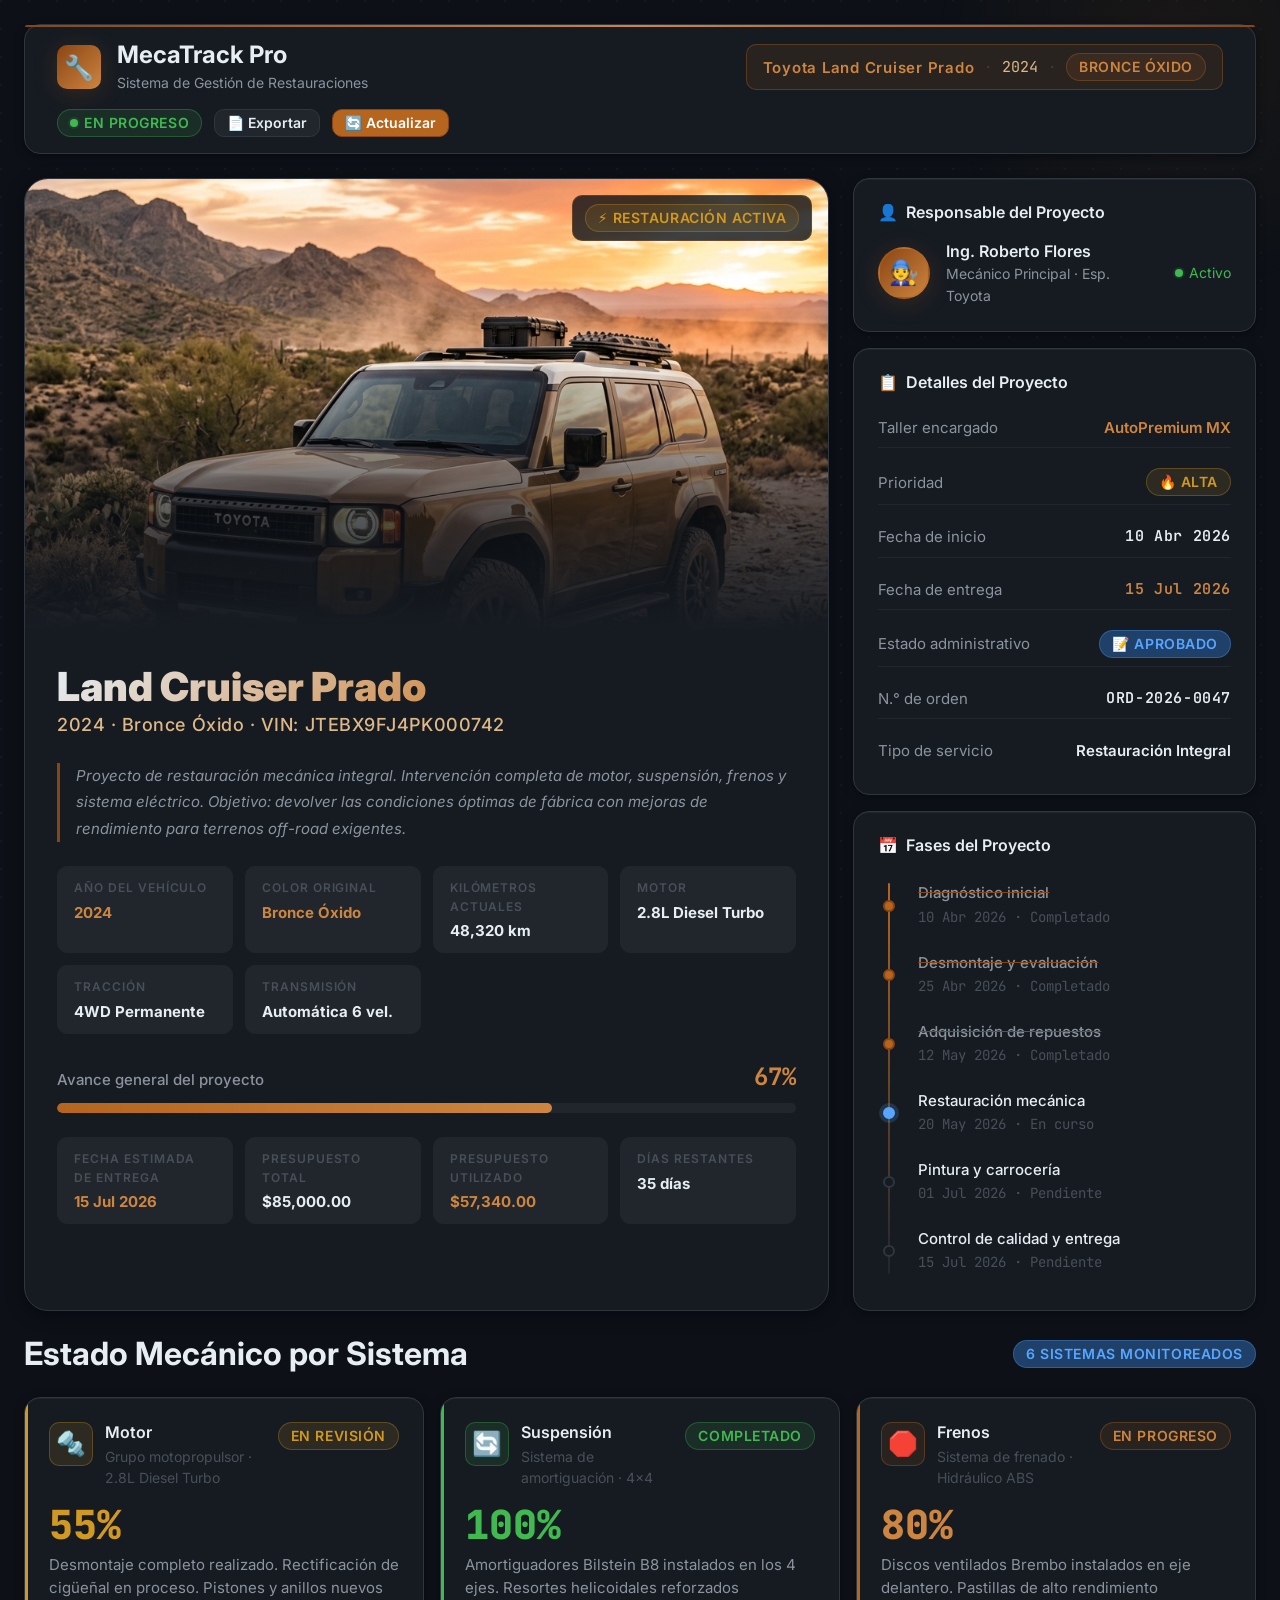
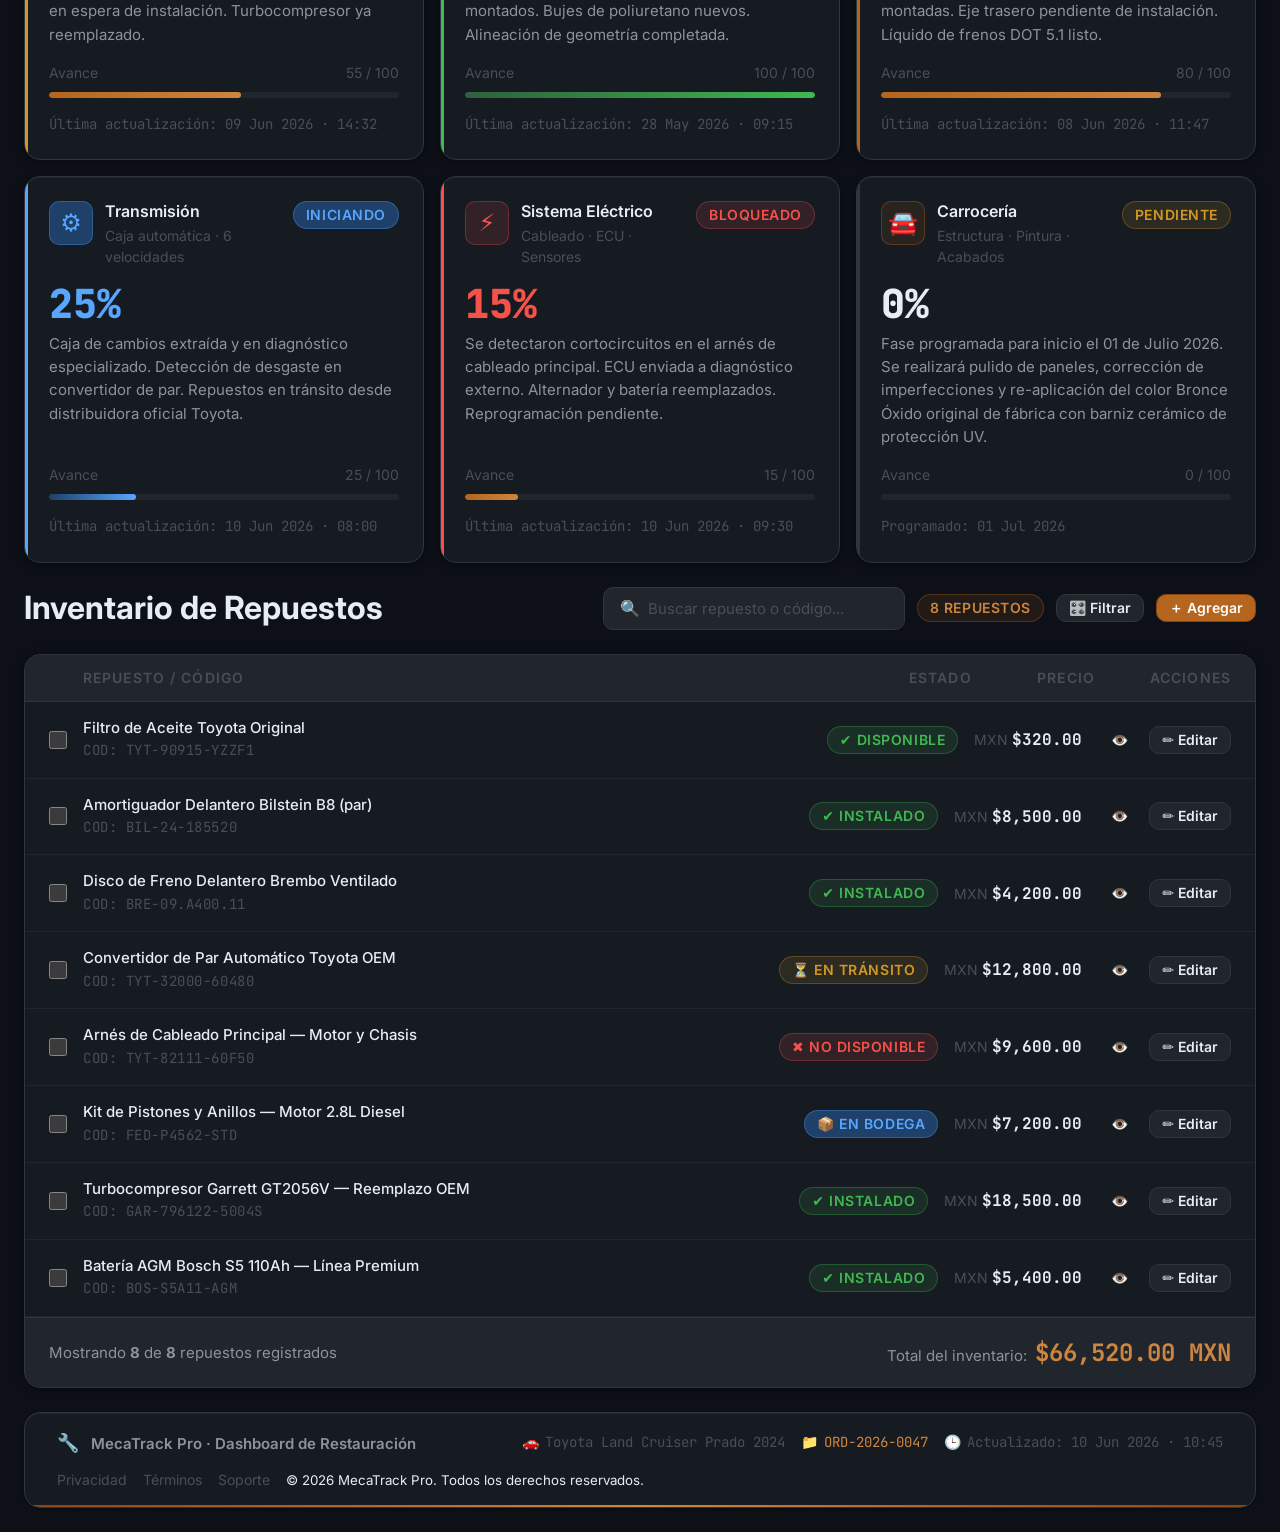
<file: Actividades/Laboratorio #2/index.html>
<!DOCTYPE html>
<html lang="es">

<head>
  <!-- ============================================================
       META & SEO
       ============================================================ -->
  <meta charset="UTF-8" />
  <meta name="viewport" content="width=device-width, initial-scale=1.0" />
  <meta name="description"
    content="Dashboard de Restauración Mecánica — Toyota Land Cruiser Prado 2024, Color Bronce Óxido. Seguimiento de estado mecánico, inventario de repuestos y gestión del proyecto." />
  <meta name="keywords"
    content="restauración, mecánica, Toyota, Land Cruiser, Prado, 2024, dashboard, repuestos, taller" />
  <meta name="author" content="Taller de Restauración Premium" />
  <meta name="robots" content="noindex, nofollow" />

  <!-- Open Graph -->
  <meta property="og:title" content="Dashboard · Restauración Toyota Land Cruiser Prado 2024" />
  <meta property="og:description"
    content="Panel de control para el seguimiento integral del proyecto de restauración mecánica." />
  <meta property="og:type" content="website" />

  <!-- Tema del navegador -->
  <meta name="theme-color" content="#0D1117" />
  <meta name="color-scheme" content="dark" />

  <!-- ============================================================
       TIPOGRAFÍA — Google Fonts
       ============================================================ -->
  <link rel="preconnect" href="https://fonts.googleapis.com" />
  <link rel="preconnect" href="https://fonts.gstatic.com" crossorigin />
  <link
    href="https://fonts.googleapis.com/css2?family=Bebas+Neue&family=Inter:wght@400;500;600;700;900&family=JetBrains+Mono:wght@400;500;600&display=swap"
    rel="stylesheet" />

  <!-- ============================================================
       HOJA DE ESTILOS EXTERNA
       ============================================================ -->
  <link rel="stylesheet" href="styles.css" />

  <title>Dashboard · Restauración Toyota Land Cruiser Prado 2024 | Bronce Óxido</title>
</head>

<body>

  <!-- ============================================================
       CONTENEDOR PRINCIPAL DEL DASHBOARD
       Grid asimétrico de 2 columnas (2fr / 1fr)
       ============================================================ -->
  <div class="dashboard-wrapper">


    <!-- ============================================================
         HEADER — Barra de navegación superior
         Área: header (100% del ancho)
         ============================================================ -->
    <header class="dashboard-header" role="banner">

      <!-- Marca / Identidad del sistema -->
      <div class="header-brand">
        <div class="header-brand__icon" aria-hidden="true">🔧</div>
        <div>
          <h1 class="header-brand__title">MecaTrack Pro</h1>
          <p class="header-brand__subtitle">Sistema de Gestión de Restauraciones</p>
        </div>
      </div>

      <!-- Identificación del vehículo en curso -->
      <div class="header-vehicle-id" role="note" aria-label="Vehículo activo">
        <span class="header-vehicle-id__make">Toyota Land Cruiser Prado</span>
        <span class="header-vehicle-id__separator" aria-hidden="true">·</span>
        <span class="header-vehicle-id__year">2024</span>
        <span class="header-vehicle-id__separator" aria-hidden="true">·</span>
        <span class="badge badge--bronze">Bronce Óxido</span>
      </div>

      <!-- Controles del encabezado -->
      <nav class="header-controls" aria-label="Controles del panel">
        <span class="badge badge--success">
          <span class="status-dot status-dot--active" aria-hidden="true"></span>
          En Progreso
        </span>
        <button class="btn btn--secondary btn--sm" type="button" id="btn-exportar"
          aria-label="Exportar reporte del proyecto">
          📄 Exportar
        </button>
        <button class="btn btn--primary btn--sm" type="button" id="btn-actualizar"
          aria-label="Actualizar datos del dashboard">
          🔄 Actualizar
        </button>
      </nav>

    </header>
    <!-- /HEADER -->


    <!-- ============================================================
         VEHICLE HERO — Sección visual principal del vehículo
         Área: hero (columna izquierda 2fr)
         ============================================================ -->
    <section class="vehicle-hero" aria-labelledby="hero-title">

      <!-- Imagen principal del vehículo -->
      <div class="hero-image-wrapper">
        <img src="toyota_prado_hero.png"
          alt="Toyota Land Cruiser Prado 2024 en color Bronce Óxido durante el proceso de restauración mecánica integral"
          width="1200" height="675" loading="eager" fetchpriority="high" />
        <div class="hero-image-overlay" aria-hidden="true"></div>
        <!-- Badge sobre la imagen -->
        <div class="hero-image-badge" role="status" aria-live="polite">
          <span class="badge badge--warning">⚡ Restauración Activa</span>
        </div>
      </div>

      <!-- Contenido textual del hero -->
      <div class="hero-content">

        <!-- Título e identificación -->
        <div>
          <h2 class="hero-title" id="hero-title">Land Cruiser Prado</h2>
          <p class="hero-subtitle">2024 · Bronce Óxido · VIN: JTEBX9FJ4PK000742</p>
        </div>

        <!-- Nota descriptiva del proyecto -->
        <blockquote class="hero-notes">
          Proyecto de restauración mecánica integral. Intervención completa de motor, suspensión,
          frenos y sistema eléctrico. Objetivo: devolver las condiciones óptimas de fábrica con
          mejoras de rendimiento para terrenos off-road exigentes.
        </blockquote>

        <!-- Indicadores principales del proyecto -->
        <dl class="hero-specs-grid">

          <div class="spec-item">
            <dt class="spec-item__label">Año del vehículo</dt>
            <dd class="spec-item__value spec-item__value--highlight">2024</dd>
          </div>

          <div class="spec-item">
            <dt class="spec-item__label">Color original</dt>
            <dd class="spec-item__value spec-item__value--highlight">Bronce Óxido</dd>
          </div>

          <div class="spec-item">
            <dt class="spec-item__label">Kilómetros actuales</dt>
            <dd class="spec-item__value">48,320 km</dd>
          </div>

          <div class="spec-item">
            <dt class="spec-item__label">Motor</dt>
            <dd class="spec-item__value">2.8L Diesel Turbo</dd>
          </div>

          <div class="spec-item">
            <dt class="spec-item__label">Tracción</dt>
            <dd class="spec-item__value">4WD Permanente</dd>
          </div>

          <div class="spec-item">
            <dt class="spec-item__label">Transmisión</dt>
            <dd class="spec-item__value">Automática 6 vel.</dd>
          </div>

        </dl>

        <!-- Progreso general del proyecto -->
        <div class="hero-progress-block" role="group" aria-labelledby="progress-label">
          <div class="hero-progress-header">
            <span class="hero-progress-label" id="progress-label">Avance general del proyecto</span>
            <span class="hero-progress-pct" aria-live="polite">67%</span>
          </div>
          <div class="progress-bar hero-progress-bar" role="progressbar" aria-valuenow="67" aria-valuemin="0"
            aria-valuemax="100" aria-label="Progreso general: 67% completado">
            <div class="progress-bar__fill" style="width: 67%;" aria-hidden="true"></div>
          </div>
        </div>

        <!-- Métricas clave en fila -->
        <dl class="hero-specs-grid">

          <div class="spec-item">
            <dt class="spec-item__label">Fecha estimada de entrega</dt>
            <dd class="spec-item__value spec-item__value--highlight">15 Jul 2026</dd>
          </div>

          <div class="spec-item">
            <dt class="spec-item__label">Presupuesto total</dt>
            <dd class="spec-item__value">$85,000.00</dd>
          </div>

          <div class="spec-item">
            <dt class="spec-item__label">Presupuesto utilizado</dt>
            <dd class="spec-item__value spec-item__value--highlight">$57,340.00</dd>
          </div>

          <div class="spec-item">
            <dt class="spec-item__label">Días restantes</dt>
            <dd class="spec-item__value">35 días</dd>
          </div>

        </dl>

      </div>
      <!-- /hero-content -->

    </section>
    <!-- /VEHICLE HERO -->


    <!-- ============================================================
         PROJECT SIDEBAR — Columna lateral del proyecto
         Área: sidebar (columna derecha 1fr)
         ============================================================ -->
    <aside class="project-sidebar" aria-labelledby="sidebar-heading">

      <h2 class="visually-hidden" id="sidebar-heading">Información del Proyecto</h2>

      <!-- Widget: Responsable y equipo -->
      <div class="sidebar-widget">
        <div class="sidebar-widget__header">
          <h3 class="sidebar-widget__title">
            <span class="sidebar-widget__title-icon" aria-hidden="true">👤</span>
            Responsable del Proyecto
          </h3>
        </div>

        <!-- Mecánico asignado -->
        <div class="mechanic-card">
          <div class="mechanic-card__avatar" role="img" aria-label="Avatar de Ing. Roberto Flores">
            🧑‍🔧
          </div>
          <div class="mechanic-card__info">
            <p class="mechanic-card__name">Ing. Roberto Flores</p>
            <p class="mechanic-card__role">Mecánico Principal · Esp. Toyota</p>
          </div>
          <div class="mechanic-card__status" aria-label="Estado: disponible">
            <span class="status-dot status-dot--active" aria-hidden="true"></span>
            Activo
          </div>
        </div>
      </div>
      <!-- /Widget responsable -->

      <!-- Widget: Detalles administrativos del proyecto -->
      <div class="sidebar-widget">
        <div class="sidebar-widget__header">
          <h3 class="sidebar-widget__title">
            <span class="sidebar-widget__title-icon" aria-hidden="true">📋</span>
            Detalles del Proyecto
          </h3>
        </div>

        <dl class="summary-metric-list">

          <div class="summary-metric">
            <dt class="summary-metric__label">Taller encargado</dt>
            <dd class="summary-metric__value summary-metric__value--bronze">AutoPremium MX</dd>
          </div>

          <div class="summary-metric">
            <dt class="summary-metric__label">Prioridad</dt>
            <dd class="summary-metric__value">
              <span class="badge badge--warning">🔥 Alta</span>
            </dd>
          </div>

          <div class="summary-metric">
            <dt class="summary-metric__label">Fecha de inicio</dt>
            <dd class="summary-metric__value text-mono">10 Abr 2026</dd>
          </div>

          <div class="summary-metric">
            <dt class="summary-metric__label">Fecha de entrega</dt>
            <dd class="summary-metric__value summary-metric__value--bronze text-mono">15 Jul 2026</dd>
          </div>

          <div class="summary-metric">
            <dt class="summary-metric__label">Estado administrativo</dt>
            <dd class="summary-metric__value">
              <span class="badge badge--blue">📝 Aprobado</span>
            </dd>
          </div>

          <div class="summary-metric">
            <dt class="summary-metric__label">N.° de orden</dt>
            <dd class="summary-metric__value text-mono">ORD-2026-0047</dd>
          </div>

          <div class="summary-metric">
            <dt class="summary-metric__label">Tipo de servicio</dt>
            <dd class="summary-metric__value">Restauración Integral</dd>
          </div>

        </dl>
      </div>
      <!-- /Widget detalles -->

      <!-- Widget: Timeline de fases del proyecto -->
      <div class="sidebar-widget">
        <div class="sidebar-widget__header">
          <h3 class="sidebar-widget__title">
            <span class="sidebar-widget__title-icon" aria-hidden="true">📅</span>
            Fases del Proyecto
          </h3>
        </div>

        <ol class="timeline" aria-label="Línea de tiempo de fases del proyecto">

          <li class="timeline-item timeline-item--done">
            <p class="timeline-item__title">Diagnóstico inicial</p>
            <time class="timeline-item__date" datetime="2026-04-10">10 Abr 2026 · Completado</time>
          </li>

          <li class="timeline-item timeline-item--done">
            <p class="timeline-item__title">Desmontaje y evaluación</p>
            <time class="timeline-item__date" datetime="2026-04-25">25 Abr 2026 · Completado</time>
          </li>

          <li class="timeline-item timeline-item--done">
            <p class="timeline-item__title">Adquisición de repuestos</p>
            <time class="timeline-item__date" datetime="2026-05-12">12 May 2026 · Completado</time>
          </li>

          <li class="timeline-item timeline-item--active">
            <p class="timeline-item__title">Restauración mecánica</p>
            <time class="timeline-item__date" datetime="2026-05-20">20 May 2026 · En curso</time>
          </li>

          <li class="timeline-item">
            <p class="timeline-item__title">Pintura y carrocería</p>
            <time class="timeline-item__date" datetime="2026-07-01">01 Jul 2026 · Pendiente</time>
          </li>

          <li class="timeline-item">
            <p class="timeline-item__title">Control de calidad y entrega</p>
            <time class="timeline-item__date" datetime="2026-07-15">15 Jul 2026 · Pendiente</time>
          </li>

        </ol>
      </div>
      <!-- /Widget timeline -->

    </aside>
    <!-- /PROJECT SIDEBAR -->


    <!-- ============================================================
         STATUS SECTION — Estado mecánico por sistema
         Área: status (100% del ancho)
         Grid intrínseco con auto-fit + minmax(300px, 1fr)
         ============================================================ -->
    <section class="status-section" aria-labelledby="status-heading">

      <div class="status-section__header">
        <h2 class="status-section__title" id="status-heading">Estado Mecánico por Sistema</h2>
        <span class="badge badge--blue">6 sistemas monitoreados</span>
      </div>

      <!-- Grid de tarjetas de estado -->
      <div class="status-grid" role="list" aria-label="Tarjetas de estado de sistemas mecánicos">


        <!-- ── Tarjeta 1: Motor ── -->
        <article class="status-card status-card--warning" role="listitem" aria-labelledby="card-motor-title">

          <div class="status-card__header">
            <div class="status-card__icon-wrapper status-card__icon-wrapper--warning" aria-hidden="true">🔩</div>
            <div>
              <h3 class="status-card__title" id="card-motor-title">Motor</h3>
              <p class="status-card__category">Grupo motopropulsor · 2.8L Diesel Turbo</p>
            </div>
            <span class="badge badge--warning">En revisión</span>
          </div>

          <div class="status-card__body">
            <p class="status-card__kpi status-card__kpi--warning" aria-label="55% completado">55%</p>
            <p class="status-card__description">
              Desmontaje completo realizado. Rectificación de cigüeñal en proceso. Pistones y
              anillos nuevos en espera de instalación. Turbocompresor ya reemplazado.
            </p>
          </div>

          <div class="status-card__footer">
            <div class="status-card__progress-label">
              <span>Avance</span>
              <span>55 / 100</span>
            </div>
            <div class="progress-bar" role="progressbar" aria-valuenow="55" aria-valuemin="0" aria-valuemax="100"
              aria-label="Progreso motor: 55%">
              <div class="progress-bar__fill" style="width: 55%;" aria-hidden="true"></div>
            </div>
            <time class="status-card__timestamp" datetime="2026-06-09">
              Última actualización: 09 Jun 2026 · 14:32
            </time>
          </div>

        </article>
        <!-- /Tarjeta Motor -->


        <!-- ── Tarjeta 2: Suspensión ── -->
        <article class="status-card status-card--active" role="listitem" aria-labelledby="card-suspension-title">

          <div class="status-card__header">
            <div class="status-card__icon-wrapper status-card__icon-wrapper--success" aria-hidden="true">🔄</div>
            <div>
              <h3 class="status-card__title" id="card-suspension-title">Suspensión</h3>
              <p class="status-card__category">Sistema de amortiguación · 4x4</p>
            </div>
            <span class="badge badge--success">Completado</span>
          </div>

          <div class="status-card__body">
            <p class="status-card__kpi status-card__kpi--success" aria-label="100% completado">100%</p>
            <p class="status-card__description">
              Amortiguadores Bilstein B8 instalados en los 4 ejes. Resortes helicoidales reforzados
              montados. Bujes de poliuretano nuevos. Alineación de geometría completada.
            </p>
          </div>

          <div class="status-card__footer">
            <div class="status-card__progress-label">
              <span>Avance</span>
              <span>100 / 100</span>
            </div>
            <div class="progress-bar progress-bar--success" role="progressbar" aria-valuenow="100" aria-valuemin="0"
              aria-valuemax="100" aria-label="Progreso suspensión: 100%">
              <div class="progress-bar__fill" style="width: 100%;" aria-hidden="true"></div>
            </div>
            <time class="status-card__timestamp" datetime="2026-05-28">
              Última actualización: 28 May 2026 · 09:15
            </time>
          </div>

        </article>
        <!-- /Tarjeta Suspensión -->


        <!-- ── Tarjeta 3: Frenos ── -->
        <article class="status-card status-card--bronze" role="listitem" aria-labelledby="card-frenos-title">

          <div class="status-card__header">
            <div class="status-card__icon-wrapper status-card__icon-wrapper--bronze" aria-hidden="true">🛑</div>
            <div>
              <h3 class="status-card__title" id="card-frenos-title">Frenos</h3>
              <p class="status-card__category">Sistema de frenado · Hidráulico ABS</p>
            </div>
            <span class="badge badge--bronze">En progreso</span>
          </div>

          <div class="status-card__body">
            <p class="status-card__kpi status-card__kpi--bronze" aria-label="80% completado">80%</p>
            <p class="status-card__description">
              Discos ventilados Brembo instalados en eje delantero. Pastillas de alto rendimiento
              montadas. Eje trasero pendiente de instalación. Líquido de frenos DOT 5.1 listo.
            </p>
          </div>

          <div class="status-card__footer">
            <div class="status-card__progress-label">
              <span>Avance</span>
              <span>80 / 100</span>
            </div>
            <div class="progress-bar" role="progressbar" aria-valuenow="80" aria-valuemin="0" aria-valuemax="100"
              aria-label="Progreso frenos: 80%">
              <div class="progress-bar__fill" style="width: 80%;" aria-hidden="true"></div>
            </div>
            <time class="status-card__timestamp" datetime="2026-06-08">
              Última actualización: 08 Jun 2026 · 11:47
            </time>
          </div>

        </article>
        <!-- /Tarjeta Frenos -->


        <!-- ── Tarjeta 4: Transmisión ── -->
        <article class="status-card status-card--pending" role="listitem" aria-labelledby="card-transmision-title">

          <div class="status-card__header">
            <div class="status-card__icon-wrapper status-card__icon-wrapper--blue" aria-hidden="true">⚙️</div>
            <div>
              <h3 class="status-card__title" id="card-transmision-title">Transmisión</h3>
              <p class="status-card__category">Caja automática · 6 velocidades</p>
            </div>
            <span class="badge badge--blue">Iniciando</span>
          </div>

          <div class="status-card__body">
            <p class="status-card__kpi status-card__kpi--blue" aria-label="25% completado">25%</p>
            <p class="status-card__description">
              Caja de cambios extraída y en diagnóstico especializado. Detección de desgaste en
              convertidor de par. Repuestos en tránsito desde distribuidora oficial Toyota.
            </p>
          </div>

          <div class="status-card__footer">
            <div class="status-card__progress-label">
              <span>Avance</span>
              <span>25 / 100</span>
            </div>
            <div class="progress-bar progress-bar--blue" role="progressbar" aria-valuenow="25" aria-valuemin="0"
              aria-valuemax="100" aria-label="Progreso transmisión: 25%">
              <div class="progress-bar__fill" style="width: 25%;" aria-hidden="true"></div>
            </div>
            <time class="status-card__timestamp" datetime="2026-06-10">
              Última actualización: 10 Jun 2026 · 08:00
            </time>
          </div>

        </article>
        <!-- /Tarjeta Transmisión -->


        <!-- ── Tarjeta 5: Sistema Eléctrico ── -->
        <article class="status-card status-card--danger" role="listitem" aria-labelledby="card-electrico-title">

          <div class="status-card__header">
            <div class="status-card__icon-wrapper status-card__icon-wrapper--danger" aria-hidden="true">⚡</div>
            <div>
              <h3 class="status-card__title" id="card-electrico-title">Sistema Eléctrico</h3>
              <p class="status-card__category">Cableado · ECU · Sensores</p>
            </div>
            <span class="badge badge--danger">Bloqueado</span>
          </div>

          <div class="status-card__body">
            <p class="status-card__kpi status-card__kpi--danger" aria-label="15% completado">15%</p>
            <p class="status-card__description">
              Se detectaron cortocircuitos en el arnés de cableado principal. ECU enviada a
              diagnóstico externo. Alternador y batería reemplazados. Reprogramación pendiente.
            </p>
          </div>

          <div class="status-card__footer">
            <div class="status-card__progress-label">
              <span>Avance</span>
              <span>15 / 100</span>
            </div>
            <div class="progress-bar" role="progressbar" aria-valuenow="15" aria-valuemin="0" aria-valuemax="100"
              aria-label="Progreso sistema eléctrico: 15%">
              <div class="progress-bar__fill" style="width: 15%;" aria-hidden="true"></div>
            </div>
            <time class="status-card__timestamp" datetime="2026-06-10">
              Última actualización: 10 Jun 2026 · 09:30
            </time>
          </div>

        </article>
        <!-- /Tarjeta Sistema Eléctrico -->


        <!-- ── Tarjeta 6: Carrocería ── -->
        <article class="status-card" role="listitem" aria-labelledby="card-carroceria-title">

          <div class="status-card__header">
            <div class="status-card__icon-wrapper status-card__icon-wrapper--bronze" aria-hidden="true">🚘</div>
            <div>
              <h3 class="status-card__title" id="card-carroceria-title">Carrocería</h3>
              <p class="status-card__category">Estructura · Pintura · Acabados</p>
            </div>
            <span class="badge badge--warning">Pendiente</span>
          </div>

          <div class="status-card__body">
            <p class="status-card__kpi" aria-label="0% completado">0%</p>
            <p class="status-card__description">
              Fase programada para inicio el 01 de Julio 2026. Se realizará pulido de paneles,
              corrección de imperfecciones y re-aplicación del color Bronce Óxido original de
              fábrica con barniz cerámico de protección UV.
            </p>
          </div>

          <div class="status-card__footer">
            <div class="status-card__progress-label">
              <span>Avance</span>
              <span>0 / 100</span>
            </div>
            <div class="progress-bar" role="progressbar" aria-valuenow="0" aria-valuemin="0" aria-valuemax="100"
              aria-label="Progreso carrocería: 0%">
              <div class="progress-bar__fill" style="width: 0%;" aria-hidden="true"></div>
            </div>
            <time class="status-card__timestamp" datetime="2026-06-10">
              Programado: 01 Jul 2026
            </time>
          </div>

        </article>
        <!-- /Tarjeta Carrocería -->


      </div>
      <!-- /status-grid -->

    </section>
    <!-- /STATUS SECTION -->


    <!-- ============================================================
         INVENTORY SECTION — Inventario de repuestos
         Área: parts (100% del ancho)
         Microestructura Flexbox por ítem
         ============================================================ -->
    <section class="inventory-section" aria-labelledby="inventory-heading">

      <!-- Encabezado de la sección -->
      <div class="inventory-section__header">
        <h2 class="inventory-section__title" id="inventory-heading">Inventario de Repuestos</h2>
        <div class="inventory-toolbar">
          <!-- Búsqueda -->
          <div class="inventory-search" role="search">
            <span class="inventory-search__icon" aria-hidden="true">🔍</span>
            <input class="inventory-search__input" type="search" id="search-repuestos" name="search-repuestos"
              placeholder="Buscar repuesto o código..." aria-label="Buscar repuesto por nombre o código" />
          </div>
          <!-- Filtros -->
          <span class="badge badge--bronze">8 repuestos</span>
          <button class="btn btn--secondary btn--sm" type="button" id="btn-filtrar"
            aria-label="Abrir opciones de filtrado">
            🎛️ Filtrar
          </button>
          <button class="btn btn--primary btn--sm" type="button" id="btn-agregar-repuesto"
            aria-label="Agregar nuevo repuesto al inventario">
            ＋ Agregar
          </button>
        </div>
      </div>

      <!-- Lista de repuestos -->
      <div class="parts-list" role="region" aria-label="Lista de repuestos del proyecto">

        <!-- Encabezado de columnas -->
        <div class="parts-list__head" role="row" aria-hidden="true">
          <span class="parts-list__head-label" style="width:18px;flex-shrink:0;"></span>
          <span class="parts-list__head-label" style="flex:1;min-width:0;">Repuesto / Código</span>
          <span class="parts-list__head-label" style="flex-shrink:0;min-width:90px;">Estado</span>
          <span class="parts-list__head-label" style="flex-shrink:0;min-width:80px;text-align:right;">Precio</span>
          <span class="parts-list__head-label" style="flex-shrink:0;min-width:120px;text-align:right;">Acciones</span>
        </div>


        <!-- ── Repuesto 1 ── -->
        <div class="parts-item" role="row" id="repuesto-001">
          <input class="part-checkbox" type="checkbox" id="check-001"
            aria-label="Seleccionar filtro de aceite Toyota" />

          <!-- Información del repuesto -->
          <div class="part-info">
            <span class="part-name">Filtro de Aceite Toyota Original</span>
            <span class="part-code text-mono">COD: TYT-90915-YZZF1</span>
          </div>

          <!-- Disponibilidad -->
          <div class="part-status" role="cell">
            <span class="badge badge--success">✔ Disponible</span>
          </div>

          <!-- Precio -->
          <span class="part-price" role="cell" aria-label="Precio: 320 pesos mexicanos">
            <span class="part-price__currency">MXN</span>
            <span class="part-price__value">$320.00</span>
          </span>

          <!-- Acciones -->
          <div class="part-actions" role="cell">
            <button class="btn btn--ghost btn--sm btn--icon" type="button" id="btn-ver-001"
              aria-label="Ver detalles del filtro de aceite Toyota">
              👁️
            </button>
            <button class="btn btn--secondary btn--sm" type="button" id="btn-editar-001"
              aria-label="Editar filtro de aceite Toyota">
              ✏️ Editar
            </button>
          </div>
        </div>
        <!-- /Repuesto 1 -->


        <!-- ── Repuesto 2 ── -->
        <div class="parts-item" role="row" id="repuesto-002">
          <input class="part-checkbox" type="checkbox" id="check-002"
            aria-label="Seleccionar amortiguador delantero Bilstein" />

          <div class="part-info">
            <span class="part-name">Amortiguador Delantero Bilstein B8 (par)</span>
            <span class="part-code text-mono">COD: BIL-24-185520</span>
          </div>

          <div class="part-status" role="cell">
            <span class="badge badge--success">✔ Instalado</span>
          </div>

          <span class="part-price" role="cell" aria-label="Precio: 8500 pesos mexicanos">
            <span class="part-price__currency">MXN</span>
            <span class="part-price__value">$8,500.00</span>
          </span>

          <div class="part-actions" role="cell">
            <button class="btn btn--ghost btn--sm btn--icon" type="button" id="btn-ver-002"
              aria-label="Ver detalles del amortiguador Bilstein">
              👁️
            </button>
            <button class="btn btn--secondary btn--sm" type="button" id="btn-editar-002"
              aria-label="Editar amortiguador Bilstein">
              ✏️ Editar
            </button>
          </div>
        </div>
        <!-- /Repuesto 2 -->


        <!-- ── Repuesto 3 ── -->
        <div class="parts-item" role="row" id="repuesto-003">
          <input class="part-checkbox" type="checkbox" id="check-003"
            aria-label="Seleccionar disco de freno Brembo delantero" />

          <div class="part-info">
            <span class="part-name">Disco de Freno Delantero Brembo Ventilado</span>
            <span class="part-code text-mono">COD: BRE-09.A400.11</span>
          </div>

          <div class="part-status" role="cell">
            <span class="badge badge--success">✔ Instalado</span>
          </div>

          <span class="part-price" role="cell" aria-label="Precio: 4200 pesos mexicanos">
            <span class="part-price__currency">MXN</span>
            <span class="part-price__value">$4,200.00</span>
          </span>

          <div class="part-actions" role="cell">
            <button class="btn btn--ghost btn--sm btn--icon" type="button" id="btn-ver-003"
              aria-label="Ver detalles del disco Brembo">
              👁️
            </button>
            <button class="btn btn--secondary btn--sm" type="button" id="btn-editar-003"
              aria-label="Editar disco Brembo">
              ✏️ Editar
            </button>
          </div>
        </div>
        <!-- /Repuesto 3 -->


        <!-- ── Repuesto 4 ── -->
        <div class="parts-item" role="row" id="repuesto-004">
          <input class="part-checkbox" type="checkbox" id="check-004"
            aria-label="Seleccionar convertidor de par Toyota" />

          <div class="part-info">
            <span class="part-name">Convertidor de Par Automático Toyota OEM</span>
            <span class="part-code text-mono">COD: TYT-32000-60480</span>
          </div>

          <div class="part-status" role="cell">
            <span class="badge badge--warning">⏳ En tránsito</span>
          </div>

          <span class="part-price" role="cell" aria-label="Precio: 12800 pesos mexicanos">
            <span class="part-price__currency">MXN</span>
            <span class="part-price__value">$12,800.00</span>
          </span>

          <div class="part-actions" role="cell">
            <button class="btn btn--ghost btn--sm btn--icon" type="button" id="btn-ver-004"
              aria-label="Ver detalles del convertidor de par">
              👁️
            </button>
            <button class="btn btn--secondary btn--sm" type="button" id="btn-editar-004"
              aria-label="Editar convertidor de par">
              ✏️ Editar
            </button>
          </div>
        </div>
        <!-- /Repuesto 4 -->


        <!-- ── Repuesto 5 ── -->
        <div class="parts-item" role="row" id="repuesto-005">
          <input class="part-checkbox" type="checkbox" id="check-005"
            aria-label="Seleccionar arnés de cableado principal" />

          <div class="part-info">
            <span class="part-name">Arnés de Cableado Principal — Motor y Chasis</span>
            <span class="part-code text-mono">COD: TYT-82111-60F50</span>
          </div>

          <div class="part-status" role="cell">
            <span class="badge badge--danger">✖ No disponible</span>
          </div>

          <span class="part-price" role="cell" aria-label="Precio: 9600 pesos mexicanos">
            <span class="part-price__currency">MXN</span>
            <span class="part-price__value">$9,600.00</span>
          </span>

          <div class="part-actions" role="cell">
            <button class="btn btn--ghost btn--sm btn--icon" type="button" id="btn-ver-005"
              aria-label="Ver detalles del arnés de cableado">
              👁️
            </button>
            <button class="btn btn--secondary btn--sm" type="button" id="btn-editar-005"
              aria-label="Editar arnés de cableado">
              ✏️ Editar
            </button>
          </div>
        </div>
        <!-- /Repuesto 5 -->


        <!-- ── Repuesto 6 ── -->
        <div class="parts-item" role="row" id="repuesto-006">
          <input class="part-checkbox" type="checkbox" id="check-006"
            aria-label="Seleccionar kit de pistones y anillos" />

          <div class="part-info">
            <span class="part-name">Kit de Pistones y Anillos — Motor 2.8L Diesel</span>
            <span class="part-code text-mono">COD: FED-P4562-STD</span>
          </div>

          <div class="part-status" role="cell">
            <span class="badge badge--blue">📦 En bodega</span>
          </div>

          <span class="part-price" role="cell" aria-label="Precio: 7200 pesos mexicanos">
            <span class="part-price__currency">MXN</span>
            <span class="part-price__value">$7,200.00</span>
          </span>

          <div class="part-actions" role="cell">
            <button class="btn btn--ghost btn--sm btn--icon" type="button" id="btn-ver-006"
              aria-label="Ver detalles del kit de pistones">
              👁️
            </button>
            <button class="btn btn--secondary btn--sm" type="button" id="btn-editar-006"
              aria-label="Editar kit de pistones">
              ✏️ Editar
            </button>
          </div>
        </div>
        <!-- /Repuesto 6 -->


        <!-- ── Repuesto 7 ── -->
        <div class="parts-item" role="row" id="repuesto-007">
          <input class="part-checkbox" type="checkbox" id="check-007" aria-label="Seleccionar turbocompresor Garrett" />

          <div class="part-info">
            <span class="part-name">Turbocompresor Garrett GT2056V — Reemplazo OEM</span>
            <span class="part-code text-mono">COD: GAR-796122-5004S</span>
          </div>

          <div class="part-status" role="cell">
            <span class="badge badge--success">✔ Instalado</span>
          </div>

          <span class="part-price" role="cell" aria-label="Precio: 18500 pesos mexicanos">
            <span class="part-price__currency">MXN</span>
            <span class="part-price__value">$18,500.00</span>
          </span>

          <div class="part-actions" role="cell">
            <button class="btn btn--ghost btn--sm btn--icon" type="button" id="btn-ver-007"
              aria-label="Ver detalles del turbocompresor Garrett">
              👁️
            </button>
            <button class="btn btn--secondary btn--sm" type="button" id="btn-editar-007"
              aria-label="Editar turbocompresor Garrett">
              ✏️ Editar
            </button>
          </div>
        </div>
        <!-- /Repuesto 7 -->


        <!-- ── Repuesto 8 ── -->
        <div class="parts-item" role="row" id="repuesto-008">
          <input class="part-checkbox" type="checkbox" id="check-008" aria-label="Seleccionar batería AGM Bosch" />

          <div class="part-info">
            <span class="part-name">Batería AGM Bosch S5 110Ah — Línea Premium</span>
            <span class="part-code text-mono">COD: BOS-S5A11-AGM</span>
          </div>

          <div class="part-status" role="cell">
            <span class="badge badge--success">✔ Instalado</span>
          </div>

          <span class="part-price" role="cell" aria-label="Precio: 5400 pesos mexicanos">
            <span class="part-price__currency">MXN</span>
            <span class="part-price__value">$5,400.00</span>
          </span>

          <div class="part-actions" role="cell">
            <button class="btn btn--ghost btn--sm btn--icon" type="button" id="btn-ver-008"
              aria-label="Ver detalles de la batería Bosch">
              👁️
            </button>
            <button class="btn btn--secondary btn--sm" type="button" id="btn-editar-008"
              aria-label="Editar batería Bosch">
              ✏️ Editar
            </button>
          </div>
        </div>
        <!-- /Repuesto 8 -->


        <!-- Totalizador de la lista -->
        <div class="parts-list__footer" role="contentinfo" aria-label="Resumen del inventario">
          <p class="parts-list__count">
            Mostrando <strong>8</strong> de <strong>8</strong> repuestos registrados
          </p>
          <div class="parts-list__total">
            <span class="parts-list__total-label">Total del inventario:</span>
            <span class="parts-list__total-value" aria-label="Total: 66 mil 520 pesos mexicanos">
              $66,520.00 MXN
            </span>
          </div>
        </div>

      </div>
      <!-- /parts-list -->

    </section>
    <!-- /INVENTORY SECTION -->


    <!-- ============================================================
         FOOTER — Pie de página del dashboard
         Área: footer (100% del ancho)
         ============================================================ -->
    <footer class="dashboard-footer" role="contentinfo">

      <!-- Marca del sistema -->
      <div class="footer-brand">
        <span class="footer-brand__logo" aria-hidden="true">🔧</span>
        <span class="footer-brand__name">MecaTrack Pro · Dashboard de Restauración</span>
      </div>

      <!-- Metadatos del proyecto -->
      <div class="footer-meta" role="list" aria-label="Información del proyecto">
        <span class="footer-meta__item" role="listitem">
          <span aria-hidden="true">🚗</span>
          Toyota Land Cruiser Prado 2024
        </span>
        <span class="footer-meta__item footer-meta__item--highlight" role="listitem">
          <span aria-hidden="true">📁</span>
          ORD-2026-0047
        </span>
        <time class="footer-meta__item" datetime="2026-06-10T10:45:00-06:00" role="listitem">
          <span aria-hidden="true">🕒</span>
          Actualizado: 10 Jun 2026 · 10:45
        </time>
      </div>

      <!-- Links y derechos -->
      <nav class="footer-links" aria-label="Vínculos del pie de página">
        <a href="#" aria-label="Ver política de privacidad">Privacidad</a>
        <a href="#" aria-label="Ver términos de servicio">Términos</a>
        <a href="#" aria-label="Contactar al soporte técnico">Soporte</a>
        <small>
          <span aria-hidden="true">©</span>
          2026 MecaTrack Pro. Todos los derechos reservados.
        </small>
      </nav>

    </footer>
    <!-- /FOOTER -->


  </div>
  <!-- /DASHBOARD WRAPPER -->

</body>

</html>
</file>
<file: Actividades/Laboratorio #2/styles.css>
/* =============================================================================
   styles.css — Dashboard de Restauración Mecánica
   Vehículo: Toyota Land Cruiser Prado 2024 | Color: Bronce Óxido
   Autor: Diseño Intrínseco — Sin Media Queries
   Versión: 1.0.0
   ============================================================================= */


/* =============================================================================
   1. DESIGN TOKENS — VARIABLES CSS EN :ROOT
   Centraliza toda la paleta, tipografía, espaciados, bordes y sombras.
   ============================================================================= */

:root {

  /* ── Paleta Principal (tema oscuro premium) ── */
  --color-bg-base:        #0D1117;   /* Fondo principal del dashboard */
  --color-bg-surface:     #161B22;   /* Tarjetas, paneles, sidebar */
  --color-bg-elevated:    #1C2128;   /* Hover de tarjetas / hover states */
  --color-bg-overlay:     #21262D;   /* Elementos sobre superficies */

  /* ── Acento Azul (interacciones, links, badges activos) ── */
  --color-accent-blue:    #58A6FF;
  --color-accent-blue-dim:#1F4068;   /* Fondo de badges azules */
  --color-accent-blue-glow: rgba(88, 166, 255, 0.18);

  /* ── Bronce Óxido (identidad del Toyota Land Cruiser Prado) ── */
  --color-bronze:         #B5651D;   /* Bronce base — detalles principales */
  --color-bronze-light:   #CD853F;   /* Bronce claro — texto de énfasis */
  --color-bronze-pale:    #DEB887;   /* Bronce pálido — iconos sutiles */
  --color-bronze-deep:    #8B4513;   /* Bronce profundo — estados activos */
  --color-bronze-glow:    rgba(181, 101, 29, 0.20); /* Aura/glow del bronce */
  --color-bronze-dim:     rgba(181, 101, 29, 0.12); /* Fondo de badges bronce */

  /* ── Semántica de Estado (alertas, progreso) ── */
  --color-success:        #3FB950;
  --color-success-dim:    rgba(63, 185, 80, 0.12);
  --color-warning:        #D29922;
  --color-warning-dim:    rgba(210, 153, 34, 0.12);
  --color-danger:         #F85149;
  --color-danger-dim:     rgba(248, 81, 73, 0.12);
  --color-info:           #79C0FF;
  --color-info-dim:       rgba(121, 192, 255, 0.12);

  /* ── Tipografía (texto) ── */
  --color-text-primary:   #E6EDF3;   /* Texto principal sobre superficies oscuras */
  --color-text-secondary: #8B949E;   /* Texto secundario, metadatos */
  --color-text-muted:     #484F58;   /* Texto desactivado / placeholders */
  --color-text-inverse:   #0D1117;   /* Texto sobre fondos claros */

  /* ── Bordes ── */
  --color-border:         #30363D;   /* Bordes estándar de componentes */
  --color-border-muted:   #21262D;   /* Separadores suaves */
  --color-border-bronze:  rgba(181, 101, 29, 0.35); /* Borde con identidad bronce */
  --color-border-blue:    rgba(88, 166, 255, 0.30); /* Borde con identidad azul */


  /* ── Tipografía Fluida con clamp() ── */
  /* RESTRICCIÓN 3: Sin media queries — clamp() escala entre viewports */
  --font-2xs: clamp(0.625rem, 1.2vw, 0.75rem);   /* 10px → 12px */
  --font-xs:  clamp(0.75rem,  1.5vw, 0.875rem);  /* 12px → 14px */
  --font-sm:  clamp(0.8125rem,1.8vw, 0.9375rem); /* 13px → 15px */
  --font-md:  clamp(0.875rem, 2vw,   1rem);       /* 14px → 16px */
  --font-lg:  clamp(1rem,     2.5vw, 1.125rem);  /* 16px → 18px */
  --font-xl:  clamp(1.25rem,  3vw,   1.5rem);    /* 20px → 24px */
  --font-2xl: clamp(1.5rem,   4vw,   2rem);      /* 24px → 32px */
  --font-3xl: clamp(2rem,     5vw,   2.5rem);    /* 32px → 40px */
  --font-4xl: clamp(2.5rem,   6vw,   3.25rem);   /* 40px → 52px */

  /* Pesos tipográficos */
  --font-weight-regular:  400;
  --font-weight-medium:   500;
  --font-weight-semibold: 600;
  --font-weight-bold:     700;
  --font-weight-black:    900;

  /* Familia tipográfica (Google Fonts — importar en HTML) */
  --font-family-display:  'Bebas Neue', 'Oswald', sans-serif;
  --font-family-body:     'Inter', 'Segoe UI', system-ui, sans-serif;
  --font-family-mono:     'JetBrains Mono', 'Fira Code', monospace;

  /* Interlineado */
  --line-height-tight:    1.2;
  --line-height-snug:     1.35;
  --line-height-normal:   1.55;
  --line-height-relaxed:  1.75;


  /* ── Escala de Espaciado (diseño sistémico) ── */
  --space-2xs: clamp(0.25rem,  0.5vw,  0.375rem);  /* ~4px → 6px  */
  --space-xs:  clamp(0.375rem, 0.8vw,  0.5rem);    /* ~6px → 8px  */
  --space-sm:  clamp(0.5rem,   1vw,    0.75rem);   /* ~8px → 12px */
  --space-md:  clamp(0.75rem,  1.5vw,  1rem);      /* 12px → 16px */
  --space-lg:  clamp(1rem,     2vw,    1.5rem);    /* 16px → 24px */
  --space-xl:  clamp(1.5rem,   3vw,    2rem);      /* 24px → 32px */
  --space-2xl: clamp(2rem,     4vw,    3rem);      /* 32px → 48px */
  --space-3xl: clamp(3rem,     6vw,    4.5rem);    /* 48px → 72px */


  /* ── Radios de Borde ── */
  --radius-xs:   4px;
  --radius-sm:   6px;
  --radius-md:   10px;
  --radius-lg:   16px;
  --radius-xl:   24px;
  --radius-2xl:  32px;
  --radius-full: 9999px;


  /* ── Sombras ── */
  --shadow-xs:     0 1px 3px rgba(1, 4, 9, 0.40);
  --shadow-sm:     0 2px 8px rgba(1, 4, 9, 0.50);
  --shadow-md:     0 4px 16px rgba(1, 4, 9, 0.55);
  --shadow-lg:     0 8px 32px rgba(1, 4, 9, 0.60);
  --shadow-xl:     0 16px 48px rgba(1, 4, 9, 0.65);
  --shadow-bronze: 0 4px 24px var(--color-bronze-glow);
  --shadow-blue:   0 4px 24px var(--color-accent-blue-glow);
  --shadow-inset:  inset 0 1px 0 rgba(255,255,255,0.05);


  /* ── Transiciones ── */
  --transition-fast:   150ms ease;
  --transition-base:   250ms ease;
  --transition-slow:   400ms ease;
  --transition-spring: 300ms cubic-bezier(0.34, 1.56, 0.64, 1);


  /* ── Z-index Stack ── */
  --z-below:   -1;
  --z-base:     0;
  --z-raised:   10;
  --z-dropdown: 100;
  --z-sticky:   200;
  --z-overlay:  300;
  --z-modal:    400;
  --z-toast:    500;
}


/* =============================================================================
   2. RESET & BASE STYLES
   Normalización moderna y estilos globales de caja.
   ============================================================================= */

*,
*::before,
*::after {
  box-sizing: border-box;
  margin:     0;
  padding:    0;
}

html {
  scroll-behavior:    smooth;
  text-size-adjust:   none;
  -webkit-text-size-adjust: none;
}

body {
  font-family:      var(--font-family-body);
  font-size:        var(--font-md);
  font-weight:      var(--font-weight-regular);
  line-height:      var(--line-height-normal);
  color:            var(--color-text-primary);
  background-color: var(--color-bg-base);
  min-height:       100dvh;
  overflow-x:       hidden;
  /* Mejora de renderizado de texto en pantallas de alta densidad */
  -webkit-font-smoothing:  antialiased;
  -moz-osx-font-smoothing: grayscale;
  text-rendering:   optimizeLegibility;
}

img,
video,
svg {
  display:   block;
  max-width: 100%;
  height:    auto;
}

a {
  color:           var(--color-accent-blue);
  text-decoration: none;
  transition:      color var(--transition-fast);
}

a:hover {
  color:           var(--color-bronze-light);
  text-decoration: underline;
}

button {
  cursor:     pointer;
  border:     none;
  background: transparent;
  font:       inherit;
  color:      inherit;
}

ul,
ol {
  list-style: none;
}

/* Barra de scroll personalizada (Webkit) */
::-webkit-scrollbar          { width: 6px; height: 6px; }
::-webkit-scrollbar-track    { background: var(--color-bg-base); }
::-webkit-scrollbar-thumb    { background: var(--color-border); border-radius: var(--radius-full); }
::-webkit-scrollbar-thumb:hover { background: var(--color-bronze); }

/* Selección de texto */
::selection {
  background-color: var(--color-bronze-dim);
  color:            var(--color-bronze-light);
}


/* =============================================================================
   3. TIPOGRAFÍA — ELEMENTOS GLOBALES
   Estilos compartidos de headings, labels y utilidades de texto.
   ============================================================================= */

h1, h2, h3, h4, h5, h6 {
  font-family:  var(--font-family-body);
  font-weight:  var(--font-weight-bold);
  line-height:  var(--line-height-tight);
  color:        var(--color-text-primary);
}

/* Clase utilitaria para textos con identidad bronce */
.text-bronze      { color: var(--color-bronze-light); }
.text-muted       { color: var(--color-text-secondary); }
.text-accent      { color: var(--color-accent-blue); }
.text-success     { color: var(--color-success); }
.text-warning     { color: var(--color-warning); }
.text-danger      { color: var(--color-danger); }

/* Monoespacio para códigos de parte, VIN, números técnicos */
.text-mono {
  font-family: var(--font-family-mono);
  font-size:   var(--font-xs);
  letter-spacing: 0.04em;
}


/* =============================================================================
   4. COMPONENTES REUTILIZABLES
   Badges, botones, separadores, progress bars, etc.
   ============================================================================= */

/* ── Badges de Estado ── */
.badge {
  display:       inline-flex;
  align-items:   center;
  gap:           var(--space-2xs);
  padding:       var(--space-2xs) var(--space-sm);
  font-size:     var(--font-xs);
  font-weight:   var(--font-weight-semibold);
  line-height:   1;
  border-radius: var(--radius-full);
  letter-spacing: 0.04em;
  white-space:   nowrap;
  text-transform: uppercase;
}

.badge--bronze {
  background-color: var(--color-bronze-dim);
  color:            var(--color-bronze-light);
  border:           1px solid var(--color-border-bronze);
}

.badge--blue {
  background-color: var(--color-accent-blue-dim);
  color:            var(--color-accent-blue);
  border:           1px solid var(--color-border-blue);
}

.badge--success {
  background-color: var(--color-success-dim);
  color:            var(--color-success);
  border:           1px solid rgba(63, 185, 80, 0.30);
}

.badge--warning {
  background-color: var(--color-warning-dim);
  color:            var(--color-warning);
  border:           1px solid rgba(210, 153, 34, 0.30);
}

.badge--danger {
  background-color: var(--color-danger-dim);
  color:            var(--color-danger);
  border:           1px solid rgba(248, 81, 73, 0.30);
}

/* Punto de estado (indicador circular animado) */
.status-dot {
  display:       inline-block;
  width:         8px;
  height:        8px;
  border-radius: var(--radius-full);
  flex-shrink:   0;
}

.status-dot--active {
  background-color: var(--color-success);
  box-shadow:       0 0 0 2px var(--color-success-dim);
  animation:        pulse-dot 2s ease-in-out infinite;
}

.status-dot--pending {
  background-color: var(--color-warning);
  box-shadow:       0 0 0 2px var(--color-warning-dim);
}

.status-dot--blocked {
  background-color: var(--color-danger);
  box-shadow:       0 0 0 2px var(--color-danger-dim);
}

.status-dot--idle {
  background-color: var(--color-text-muted);
}

@keyframes pulse-dot {
  0%, 100% { opacity: 1; transform: scale(1); }
  50%       { opacity: 0.6; transform: scale(0.85); }
}


/* ── Botones ── */
.btn {
  display:       inline-flex;
  align-items:   center;
  justify-content: center;
  gap:           var(--space-xs);
  padding:       var(--space-sm) var(--space-lg);
  font-size:     var(--font-sm);
  font-weight:   var(--font-weight-semibold);
  line-height:   1;
  border-radius: var(--radius-md);
  border:        1px solid transparent;
  transition:    background-color var(--transition-fast),
                 border-color     var(--transition-fast),
                 color            var(--transition-fast),
                 transform        var(--transition-spring),
                 box-shadow       var(--transition-fast);
  white-space:   nowrap;
  flex-shrink:   0;
}

.btn:hover  { transform: translateY(-1px); }
.btn:active { transform: translateY(0); }

.btn--primary {
  background-color: var(--color-bronze);
  border-color:     var(--color-bronze-deep);
  color:            #fff;
}

.btn--primary:hover {
  background-color: var(--color-bronze-light);
  border-color:     var(--color-bronze);
  box-shadow:       var(--shadow-bronze);
}

.btn--secondary {
  background-color: var(--color-bg-overlay);
  border-color:     var(--color-border);
  color:            var(--color-text-primary);
}

.btn--secondary:hover {
  background-color: var(--color-bg-elevated);
  border-color:     var(--color-bronze);
  color:            var(--color-bronze-light);
}

.btn--ghost {
  background-color: transparent;
  border-color:     transparent;
  color:            var(--color-text-secondary);
}

.btn--ghost:hover {
  background-color: var(--color-bg-overlay);
  color:            var(--color-text-primary);
}

.btn--danger {
  background-color: var(--color-danger-dim);
  border-color:     rgba(248, 81, 73, 0.30);
  color:            var(--color-danger);
}

.btn--danger:hover {
  background-color: var(--color-danger);
  color:            #fff;
}

.btn--sm {
  padding:   var(--space-2xs) var(--space-sm);
  font-size: var(--font-xs);
}

.btn--lg {
  padding:   var(--space-md) var(--space-xl);
  font-size: var(--font-lg);
}

.btn--icon {
  padding:       var(--space-sm);
  border-radius: var(--radius-sm);
  aspect-ratio:  1;
}


/* ── Barra de Progreso ── */
.progress-bar {
  width:         100%;
  height:        6px;
  background:    var(--color-bg-overlay);
  border-radius: var(--radius-full);
  overflow:      hidden;
}

.progress-bar__fill {
  height:        100%;
  border-radius: var(--radius-full);
  background:    linear-gradient(90deg, var(--color-bronze), var(--color-bronze-light));
  transition:    width var(--transition-slow);
  position:      relative;
  overflow:      hidden;
}

/* Efecto shimmer animado sobre la barra de progreso */
.progress-bar__fill::after {
  content:    '';
  position:   absolute;
  inset:      0;
  background: linear-gradient(
    90deg,
    transparent 0%,
    rgba(255,255,255,0.20) 50%,
    transparent 100%
  );
  transform:  translateX(-100%);
  animation:  shimmer 2.2s ease-in-out infinite;
}

@keyframes shimmer {
  0%   { transform: translateX(-100%); }
  100% { transform: translateX(200%); }
}

.progress-bar--blue .progress-bar__fill {
  background: linear-gradient(90deg, var(--color-accent-blue-dim), var(--color-accent-blue));
}

.progress-bar--success .progress-bar__fill {
  background: linear-gradient(90deg, rgba(63,185,80,0.4), var(--color-success));
}


/* ── Separador decorativo ── */
.divider {
  height:     1px;
  background: linear-gradient(
    90deg,
    transparent,
    var(--color-border) 20%,
    var(--color-border) 80%,
    transparent
  );
  border:     none;
  margin:     var(--space-md) 0;
}

.divider--bronze {
  background: linear-gradient(
    90deg,
    transparent,
    var(--color-border-bronze) 20%,
    var(--color-border-bronze) 80%,
    transparent
  );
}


/* ── Label / Etiqueta de Sección ── */
.section-label {
  font-size:      var(--font-xs);
  font-weight:    var(--font-weight-semibold);
  text-transform: uppercase;
  letter-spacing: 0.10em;
  color:          var(--color-text-secondary);
}

/* ── Card base ── */
.card {
  background:    var(--color-bg-surface);
  border:        1px solid var(--color-border);
  border-radius: var(--radius-lg);
  padding:       var(--space-lg);
  box-shadow:    var(--shadow-sm), var(--shadow-inset);
  transition:    border-color   var(--transition-fast),
                 box-shadow     var(--transition-fast),
                 transform      var(--transition-base);
}

.card:hover {
  border-color: var(--color-border-bronze);
  box-shadow:   var(--shadow-md), var(--shadow-inset);
}

.card--elevated {
  background: var(--color-bg-elevated);
  box-shadow: var(--shadow-md), var(--shadow-inset);
}


/* =============================================================================
   5. MACROESTRUCTURA — .dashboard-wrapper (CSS GRID ASIMÉTRICO)
   RESTRICCIÓN 4: Grid con grid-template-areas. Sin media queries.
   La columna sidebar colapsa automáticamente con minmax().
   ============================================================================= */

.dashboard-wrapper {
  display: grid;

  /* Columnas asimétricas: principal 2fr / sidebar 1fr
     Con minmax(), si el viewport es angosto, la grilla recoloca areas. */
  grid-template-columns: minmax(0, 2fr) minmax(0, 1fr);

  /* Mapeado semántico de todas las zonas del dashboard */
  grid-template-areas:
    "header  header"
    "hero    sidebar"
    "status  status"
    "parts   parts"
    "footer  footer";

  /* Filas: header y footer compactos; hero/sidebar se expanden al contenido */
  grid-template-rows:
    auto  /* header  */
    auto  /* hero + sidebar */
    auto  /* status  */
    auto  /* parts   */
    auto; /* footer  */

  gap:       var(--space-lg);
  padding:   var(--space-lg);
  min-height: 100dvh;
  max-width:  1600px;
  margin:     0 auto;

  /* TÉCNICA INTRÍNSECA: cuando el viewport es demasiado angosto,
     el grid colapsa a 1 columna sin ningún @media.
     Usamos un "hack" de columna mínima: si 1fr < 320px, baja automáticamente.
     Esto se logra con el parámetro minmax(0, 2fr) — en viewports < ~500px
     el grid colapsa usando auto-fill o se deja que el navegador recalcule. */
  grid-template-columns:
    minmax(min(100%, 480px), 2fr)
    minmax(min(100%, 280px), 1fr);
}

/* Cuando las columnas no caben (viewport muy angosto), las areas se apilan.
   Esto se logra declarando una segunda definición de template-areas sin @media:
   el truco: usamos fit-content y el grid responde. */

/* Contenedor que colapsa a 1 columna cuando su ancho mínimo no se cumple */
@supports (grid-template-columns: subgrid) {
  /* Progressive Enhancement — sin romper compatibilidad base */
}


/* ── Asignación de áreas ── */
.dashboard-header  { grid-area: header;  }
.vehicle-hero      { grid-area: hero;    }
.project-sidebar   { grid-area: sidebar; }
.status-section    { grid-area: status;  }
.inventory-section { grid-area: parts;   }
.dashboard-footer  { grid-area: footer;  }


/* =============================================================================
   6. HEADER — .dashboard-header
   Barra superior con branding, identificación del vehículo y controles.
   ============================================================================= */

.dashboard-header {
  display:         flex;
  align-items:     center;
  justify-content: space-between;
  flex-wrap:       wrap;               /* Envuelve en viewports angostos */
  gap:             var(--space-md);
  background:      var(--color-bg-surface);
  border:          1px solid var(--color-border);
  border-radius:   var(--radius-lg);
  padding:         var(--space-md) var(--space-xl);
  box-shadow:      var(--shadow-sm), var(--shadow-inset);
  position:        sticky;
  top:             var(--space-lg);
  z-index:         var(--z-sticky);
  /* Efecto glassmorphism sutil */
  backdrop-filter: blur(12px);
  -webkit-backdrop-filter: blur(12px);
}

/* Borde superior decorativo con identidad bronce */
.dashboard-header::before {
  content:       '';
  position:      absolute;
  inset-block-start: 0;
  inset-inline:  0;
  height:        2px;
  background:    linear-gradient(90deg,
    var(--color-bronze-deep),
    var(--color-bronze-light),
    var(--color-bronze-deep)
  );
  border-radius: var(--radius-lg) var(--radius-lg) 0 0;
}

/* Grupo izquierdo: logo + nombre del sistema */
.header-brand {
  display:     flex;
  align-items: center;
  gap:         var(--space-md);
  flex-shrink: 0;
}

.header-brand__icon {
  width:         44px;
  height:        44px;
  background:    linear-gradient(135deg, var(--color-bronze-deep), var(--color-bronze-light));
  border-radius: var(--radius-md);
  display:       flex;
  align-items:   center;
  justify-content: center;
  font-size:     var(--font-xl);
  box-shadow:    var(--shadow-bronze);
  flex-shrink:   0;
}

.header-brand__title {
  font-size:   var(--font-xl);
  font-weight: var(--font-weight-bold);
  color:       var(--color-text-primary);
  line-height: var(--line-height-tight);
}

.header-brand__subtitle {
  font-size:  var(--font-xs);
  color:      var(--color-text-secondary);
  margin-top: 2px;
}

/* Grupo central: identificación del vehículo */
.header-vehicle-id {
  display:         flex;
  align-items:     center;
  gap:             var(--space-sm);
  background:      var(--color-bronze-dim);
  border:          1px solid var(--color-border-bronze);
  border-radius:   var(--radius-md);
  padding:         var(--space-xs) var(--space-md);
  flex-wrap:       wrap;
  justify-content: center;
}

.header-vehicle-id__make {
  font-size:      var(--font-sm);
  font-weight:    var(--font-weight-semibold);
  color:          var(--color-bronze-light);
  letter-spacing: 0.05em;
}

.header-vehicle-id__separator {
  color: var(--color-border-bronze);
}

.header-vehicle-id__year {
  font-family: var(--font-family-mono);
  font-size:   var(--font-sm);
  color:       var(--color-bronze-pale);
}

/* Controles del header */
.header-controls {
  display:     flex;
  align-items: center;
  gap:         var(--space-sm);
  flex-shrink: 0;
  flex-wrap:   wrap;
}


/* =============================================================================
   7. VEHICLE HERO — .vehicle-hero
   Sección visual principal: imagen del vehículo, especificaciones destacadas.
   ============================================================================= */

.vehicle-hero {
  background:    var(--color-bg-surface);
  border:        1px solid var(--color-border);
  border-radius: var(--radius-xl);
  overflow:      hidden;
  box-shadow:    var(--shadow-md), var(--shadow-inset);
  display:       flex;
  flex-direction: column;
}

/* Contenedor de imagen con aspect-ratio intrínseco */
.hero-image-wrapper {
  position:     relative;
  aspect-ratio: 16 / 9;
  overflow:     hidden;
  background:   linear-gradient(
    135deg,
    var(--color-bg-overlay) 0%,
    #1a1208 50%,
    var(--color-bg-overlay) 100%
  );
}

.hero-image-wrapper img {
  width:      100%;
  height:     100%;
  object-fit: cover;
  object-position: center 30%;
  transition: transform var(--transition-slow);
}

.vehicle-hero:hover .hero-image-wrapper img {
  transform: scale(1.03);
}

/* Overlay gradiente sobre la imagen */
.hero-image-overlay {
  position:   absolute;
  inset:      0;
  background: linear-gradient(
    to bottom,
    transparent 40%,
    rgba(13, 17, 23, 0.70) 75%,
    var(--color-bg-surface) 100%
  );
  pointer-events: none;
}

/* Badge sobre la imagen */
.hero-image-badge {
  position:      absolute;
  top:           var(--space-md);
  right:         var(--space-md);
  background:    rgba(13, 17, 23, 0.80);
  backdrop-filter: blur(8px);
  border:        1px solid var(--color-border-bronze);
  border-radius: var(--radius-md);
  padding:       var(--space-xs) var(--space-sm);
}

/* Contenido textual del hero */
.hero-content {
  padding:      var(--space-xl);
  display:      flex;
  flex-direction: column;
  gap:          var(--space-lg);
  flex-grow:    1;
}

.hero-title {
  font-size:   var(--font-3xl);
  font-weight: var(--font-weight-black);
  line-height: var(--line-height-tight);
  /* Gradiente tipográfico con identidad bronce */
  background:  linear-gradient(
    135deg,
    var(--color-text-primary) 0%,
    var(--color-bronze-light) 60%,
    var(--color-bronze-pale)  100%
  );
  -webkit-background-clip: text;
  -webkit-text-fill-color: transparent;
  background-clip: text;
  color: transparent; /* Fallback estándar */
}

.hero-subtitle {
  font-size:   var(--font-lg);
  color:       var(--color-bronze-pale);
  font-weight: var(--font-weight-medium);
  letter-spacing: 0.03em;
}

/* Grid de especificaciones técnicas (2 columnas auto) */
.hero-specs-grid {
  display:               grid;
  grid-template-columns: repeat(auto-fit, minmax(min(100%, 140px), 1fr));
  gap:                   var(--space-sm);
}

.spec-item {
  background:    var(--color-bg-overlay);
  border:        1px solid var(--color-border-muted);
  border-radius: var(--radius-md);
  padding:       var(--space-sm) var(--space-md);
  transition:    border-color var(--transition-fast),
                 background   var(--transition-fast);
}

.spec-item:hover {
  border-color: var(--color-border-bronze);
  background:   var(--color-bronze-dim);
}

.spec-item__label {
  font-size:      var(--font-2xs);
  font-weight:    var(--font-weight-semibold);
  text-transform: uppercase;
  letter-spacing: 0.08em;
  color:          var(--color-text-muted);
  margin-bottom:  var(--space-2xs);
}

.spec-item__value {
  font-size:   var(--font-sm);
  font-weight: var(--font-weight-bold);
  color:       var(--color-text-primary);
  line-height: var(--line-height-tight);
}

.spec-item__value--highlight {
  color: var(--color-bronze-light);
}

/* Barra de progreso general del proyecto */
.hero-progress-block {
  display:        flex;
  flex-direction: column;
  gap:            var(--space-xs);
}

.hero-progress-header {
  display:         flex;
  justify-content: space-between;
  align-items:     baseline;
}

.hero-progress-label {
  font-size:   var(--font-sm);
  font-weight: var(--font-weight-medium);
  color:       var(--color-text-secondary);
}

.hero-progress-pct {
  font-size:   var(--font-xl);
  font-weight: var(--font-weight-bold);
  color:       var(--color-bronze-light);
  font-family: var(--font-family-mono);
}

.hero-progress-bar {
  height: 10px;
}

/* Notas / descripción del vehículo */
.hero-notes {
  font-size:   var(--font-sm);
  color:       var(--color-text-secondary);
  line-height: var(--line-height-relaxed);
  border-left: 3px solid var(--color-bronze-deep);
  padding-left: var(--space-md);
  font-style:   italic;
}


/* =============================================================================
   8. PROJECT SIDEBAR — .project-sidebar
   Columna derecha: resumen del proyecto, timeline, mecánico asignado.
   ============================================================================= */

.project-sidebar {
  display:        flex;
  flex-direction: column;
  gap:            var(--space-md);
}

/* ── Widget de Resumen de Proyecto ── */
.sidebar-widget {
  background:    var(--color-bg-surface);
  border:        1px solid var(--color-border);
  border-radius: var(--radius-lg);
  padding:       var(--space-lg);
  box-shadow:    var(--shadow-sm), var(--shadow-inset);
}

.sidebar-widget__header {
  display:         flex;
  justify-content: space-between;
  align-items:     center;
  margin-bottom:   var(--space-md);
}

.sidebar-widget__title {
  font-size:   var(--font-md);
  font-weight: var(--font-weight-semibold);
  color:       var(--color-text-primary);
  display:     flex;
  align-items: center;
  gap:         var(--space-xs);
}

.sidebar-widget__title-icon {
  color: var(--color-bronze-light);
}

/* Lista de métricas de resumen */
.summary-metric-list {
  display:        flex;
  flex-direction: column;
  gap:            var(--space-sm);
}

.summary-metric {
  display:         flex;
  align-items:     center;
  justify-content: space-between;
  gap:             var(--space-sm);
  padding:         var(--space-xs) 0;
  border-bottom:   1px solid var(--color-border-muted);
}

.summary-metric:last-child {
  border-bottom: none;
}

.summary-metric__label {
  font-size:  var(--font-sm);
  color:      var(--color-text-secondary);
  flex-shrink: 0;
}

.summary-metric__value {
  font-size:   var(--font-sm);
  font-weight: var(--font-weight-semibold);
  color:       var(--color-text-primary);
  text-align:  right;
}

.summary-metric__value--bronze {
  color: var(--color-bronze-light);
}

.summary-metric__value--success {
  color: var(--color-success);
}

.summary-metric__value--warning {
  color: var(--color-warning);
}

/* ── Timeline de Fases ── */
.timeline {
  display:        flex;
  flex-direction: column;
  position:       relative;
  padding-left:   var(--space-lg);
}

/* Línea vertical de conexión */
.timeline::before {
  content:   '';
  position:  absolute;
  left:      10px;
  top:       12px;
  bottom:    12px;
  width:     2px;
  background: linear-gradient(
    to bottom,
    var(--color-bronze),
    var(--color-border-muted)
  );
  border-radius: var(--radius-full);
}

.timeline-item {
  position:    relative;
  padding:     var(--space-sm) 0 var(--space-sm) var(--space-md);
  transition:  opacity var(--transition-fast);
}

/* Nodo del timeline */
.timeline-item::before {
  content:       '';
  position:      absolute;
  left:          calc(var(--space-lg) * -1 + 5px);
  top:           50%;
  transform:     translateY(-50%);
  width:         12px;
  height:        12px;
  border-radius: var(--radius-full);
  background:    var(--color-bg-surface);
  border:        2px solid var(--color-border);
  z-index:       1;
  transition:    border-color var(--transition-fast),
                 background   var(--transition-fast);
}

.timeline-item--done::before {
  background:   var(--color-bronze);
  border-color: var(--color-bronze-deep);
}

.timeline-item--active::before {
  background:   var(--color-accent-blue);
  border-color: var(--color-accent-blue);
  box-shadow:   0 0 0 4px var(--color-accent-blue-glow);
  animation:    pulse-dot 1.8s ease-in-out infinite;
}

.timeline-item__title {
  font-size:   var(--font-sm);
  font-weight: var(--font-weight-medium);
  color:       var(--color-text-primary);
  line-height: var(--line-height-snug);
}

.timeline-item--done .timeline-item__title {
  color:           var(--color-text-secondary);
  text-decoration: line-through;
  text-decoration-color: var(--color-bronze-deep);
}

.timeline-item__date {
  font-size:  var(--font-xs);
  color:      var(--color-text-muted);
  margin-top: 2px;
  font-family: var(--font-family-mono);
}

/* ── Tarjeta de Mecánico Asignado ── */
.mechanic-card {
  display:     flex;
  align-items: center;
  gap:         var(--space-md);
}

.mechanic-card__avatar {
  width:         52px;
  height:        52px;
  border-radius: var(--radius-full);
  border:        2px solid var(--color-border-bronze);
  object-fit:    cover;
  flex-shrink:   0;
  background:    linear-gradient(135deg, var(--color-bronze-deep), var(--color-bronze-light));
  display:       flex;
  align-items:   center;
  justify-content: center;
  font-size:     var(--font-xl);
  box-shadow:    var(--shadow-bronze);
}

.mechanic-card__info {
  flex-grow: 1;
  min-width: 0;
}

.mechanic-card__name {
  font-size:    var(--font-md);
  font-weight:  var(--font-weight-semibold);
  color:        var(--color-text-primary);
  white-space:  nowrap;
  overflow:     hidden;
  text-overflow: ellipsis;
}

.mechanic-card__role {
  font-size: var(--font-xs);
  color:     var(--color-text-secondary);
}

.mechanic-card__status {
  display:     flex;
  align-items: center;
  gap:         var(--space-2xs);
  font-size:   var(--font-xs);
  color:       var(--color-success);
  flex-shrink: 0;
}


/* =============================================================================
   9. STATUS SECTION — .status-section
   Grid intrínseco de tarjetas de estado mecánico.
   RESTRICCIÓN 5: auto-fit + minmax(300px, 1fr) — sin media queries.
   ============================================================================= */

.status-section {
  display:        flex;
  flex-direction: column;
  gap:            var(--space-lg);
}

.status-section__header {
  display:         flex;
  align-items:     center;
  justify-content: space-between;
  flex-wrap:       wrap;
  gap:             var(--space-sm);
}

.status-section__title {
  font-size:   var(--font-2xl);
  font-weight: var(--font-weight-bold);
  color:       var(--color-text-primary);
}

/* ── Grid intrínseco de tarjetas de estado ── */
/* RESTRICCIÓN 5: Exactamente este patrón, colapso automático. */
.status-grid {
  display:               grid;
  grid-template-columns: repeat(auto-fit, minmax(300px, 1fr));
  gap:                   var(--space-md);
}

/* ── Tarjeta de Estado Individual ── */
.status-card {
  background:    var(--color-bg-surface);
  border:        1px solid var(--color-border);
  border-radius: var(--radius-lg);
  padding:       var(--space-lg);
  box-shadow:    var(--shadow-sm), var(--shadow-inset);
  display:       flex;
  flex-direction: column;
  gap:           var(--space-md);
  transition:    border-color var(--transition-fast),
                 box-shadow   var(--transition-fast),
                 transform    var(--transition-spring);
  position:      relative;
  overflow:      hidden;
}

.status-card:hover {
  transform:    translateY(-3px);
  border-color: var(--color-border-bronze);
  box-shadow:   var(--shadow-md), var(--shadow-bronze);
}

/* Acento lateral de color según estado */
.status-card::before {
  content:  '';
  position: absolute;
  left:     0;
  top:      0;
  bottom:   0;
  width:    3px;
  border-radius: var(--radius-lg) 0 0 var(--radius-lg);
  background: var(--color-border);
  transition: background var(--transition-fast);
}

.status-card--active::before    { background: var(--color-success); }
.status-card--warning::before   { background: var(--color-warning); }
.status-card--danger::before    { background: var(--color-danger);  }
.status-card--pending::before   { background: var(--color-accent-blue); }
.status-card--bronze::before    { background: var(--color-bronze); }

/* Header de la tarjeta de estado */
.status-card__header {
  display:         flex;
  align-items:     flex-start;
  justify-content: space-between;
  gap:             var(--space-sm);
}

.status-card__icon-wrapper {
  width:         44px;
  height:        44px;
  border-radius: var(--radius-md);
  display:       flex;
  align-items:   center;
  justify-content: center;
  font-size:     var(--font-xl);
  flex-shrink:   0;
}

.status-card__icon-wrapper--bronze {
  background: var(--color-bronze-dim);
  border:     1px solid var(--color-border-bronze);
  color:      var(--color-bronze-light);
}

.status-card__icon-wrapper--blue {
  background: var(--color-accent-blue-dim);
  border:     1px solid var(--color-border-blue);
  color:      var(--color-accent-blue);
}

.status-card__icon-wrapper--success {
  background: var(--color-success-dim);
  border:     1px solid rgba(63, 185, 80, 0.30);
  color:      var(--color-success);
}

.status-card__icon-wrapper--warning {
  background: var(--color-warning-dim);
  border:     1px solid rgba(210, 153, 34, 0.30);
  color:      var(--color-warning);
}

.status-card__icon-wrapper--danger {
  background: var(--color-danger-dim);
  border:     1px solid rgba(248, 81, 73, 0.30);
  color:      var(--color-danger);
}

.status-card__title {
  font-size:   var(--font-md);
  font-weight: var(--font-weight-semibold);
  color:       var(--color-text-primary);
  line-height: var(--line-height-snug);
}

.status-card__category {
  font-size:  var(--font-xs);
  color:      var(--color-text-muted);
  margin-top: 2px;
}

/* Cuerpo: valor / KPI principal de la tarjeta */
.status-card__body {
  display:        flex;
  flex-direction: column;
  gap:            var(--space-xs);
}

.status-card__kpi {
  font-size:   var(--font-3xl);
  font-weight: var(--font-weight-black);
  line-height: 1;
  font-family: var(--font-family-mono);
  color:       var(--color-text-primary);
}

.status-card__kpi--bronze { color: var(--color-bronze-light); }
.status-card__kpi--blue   { color: var(--color-accent-blue); }
.status-card__kpi--success { color: var(--color-success); }
.status-card__kpi--warning { color: var(--color-warning); }
.status-card__kpi--danger  { color: var(--color-danger); }

.status-card__description {
  font-size:   var(--font-sm);
  color:       var(--color-text-secondary);
  line-height: var(--line-height-normal);
}

/* Footer de la tarjeta: progreso + timestamp */
.status-card__footer {
  display:        flex;
  flex-direction: column;
  gap:            var(--space-xs);
  margin-top:     auto;
}

.status-card__progress-label {
  display:         flex;
  justify-content: space-between;
  align-items:     center;
  font-size:       var(--font-xs);
  color:           var(--color-text-muted);
}

.status-card__timestamp {
  font-size:   var(--font-xs);
  color:       var(--color-text-muted);
  font-family: var(--font-family-mono);
  margin-top:  var(--space-xs);
}


/* =============================================================================
   10. INVENTORY SECTION — .inventory-section
   Lista de repuestos con microestructura Flexbox.
   RESTRICCIÓN 6: Modelo Flexbox unidimensional estricto.
   ============================================================================= */

.inventory-section {
  display:        flex;
  flex-direction: column;
  gap:            var(--space-lg);
}

.inventory-section__header {
  display:         flex;
  align-items:     center;
  justify-content: space-between;
  flex-wrap:       wrap;
  gap:             var(--space-sm);
}

.inventory-section__title {
  font-size:   var(--font-2xl);
  font-weight: var(--font-weight-bold);
  color:       var(--color-text-primary);
}

/* Barra de herramientas (búsqueda + filtros) */
.inventory-toolbar {
  display:     flex;
  align-items: center;
  gap:         var(--space-sm);
  flex-wrap:   wrap;
}

.inventory-search {
  display:       flex;
  align-items:   center;
  gap:           var(--space-xs);
  background:    var(--color-bg-overlay);
  border:        1px solid var(--color-border);
  border-radius: var(--radius-md);
  padding:       var(--space-xs) var(--space-md);
  flex-grow:     1;
  min-width:     min(100%, 220px);
  transition:    border-color var(--transition-fast),
                 box-shadow   var(--transition-fast);
}

.inventory-search:focus-within {
  border-color: var(--color-accent-blue);
  box-shadow:   0 0 0 3px var(--color-accent-blue-glow);
}

.inventory-search__icon {
  color:     var(--color-text-muted);
  flex-shrink: 0;
  font-size: var(--font-md);
}

.inventory-search__input {
  background: transparent;
  border:     none;
  outline:    none;
  color:      var(--color-text-primary);
  font:       inherit;
  font-size:  var(--font-sm);
  width:      100%;
}

.inventory-search__input::placeholder {
  color: var(--color-text-muted);
}

/* Contenedor de la lista de repuestos */
.parts-list {
  background:    var(--color-bg-surface);
  border:        1px solid var(--color-border);
  border-radius: var(--radius-lg);
  overflow:      hidden;
  box-shadow:    var(--shadow-sm), var(--shadow-inset);
}

/* Encabezado de la tabla de repuestos */
.parts-list__head {
  display:          flex;
  align-items:      center;
  padding:          var(--space-sm) var(--space-lg);
  background:       var(--color-bg-overlay);
  border-bottom:    1px solid var(--color-border);
  gap:              var(--space-md);
}

.parts-list__head-label {
  font-size:      var(--font-xs);
  font-weight:    var(--font-weight-semibold);
  text-transform: uppercase;
  letter-spacing: 0.08em;
  color:          var(--color-text-muted);
}

/* ── ELEMENTO DE REPUESTO: Microestructura Flexbox ── */
/* RESTRICCIÓN 6: display flex + align-items center + justify-content space-between */
.parts-item {
  display:          flex;
  align-items:      center;          /* Alineación vertical */
  justify-content:  space-between;   /* Distribución horizontal */
  gap:              var(--space-md);
  padding:          var(--space-md) var(--space-lg);
  border-bottom:    1px solid var(--color-border-muted);
  transition:       background-color var(--transition-fast),
                    border-color     var(--transition-fast);
  position:         relative;
}

.parts-item:last-child {
  border-bottom: none;
}

.parts-item:hover {
  background-color: var(--color-bg-elevated);
}

.parts-item:hover::before {
  content:  '';
  position: absolute;
  left:     0;
  top:      0;
  bottom:   0;
  width:    3px;
  background: var(--color-bronze);
}

/* Checkbox del ítem */
.part-checkbox {
  flex-shrink: 0;
  width:       18px;
  height:      18px;
  accent-color: var(--color-bronze);
  cursor:       pointer;
}

/* Información principal del repuesto */
/* RESTRICCIÓN 6: flex-grow: 1 + min-width: 0 para evitar desbordamientos */
.part-info {
  flex-grow:  1;          /* Ocupa todo el espacio disponible */
  min-width:  0;          /* CRÍTICO: evita desbordamiento de texto */
  display:    flex;
  flex-direction: column;
  gap:        2px;
}

.part-name {
  font-size:     var(--font-sm);
  font-weight:   var(--font-weight-medium);
  color:         var(--color-text-primary);
  /* Corte de texto largo con elipsis en lugar de desbordamiento */
  white-space:   nowrap;
  overflow:      hidden;
  text-overflow: ellipsis;
  line-height:   var(--line-height-snug);
}

.part-code {
  font-size:   var(--font-xs);
  font-family: var(--font-family-mono);
  color:       var(--color-text-muted);
  white-space: nowrap;
  overflow:    hidden;
  text-overflow: ellipsis;
}

/* Estado del repuesto (badge inline) */
.part-status {
  flex-shrink: 0;  /* No se comprime en pantallas angostas */
}

/* Precio del repuesto */
/* RESTRICCIÓN 6: flex-shrink: 0 — nunca se comprime */
.part-price {
  flex-shrink:  0;          /* Precio jamás se comprime ni deforma */
  text-align:   right;
  min-width:    80px;
}

.part-price__value {
  font-size:    var(--font-md);
  font-weight:  var(--font-weight-bold);
  color:        var(--color-text-primary);
  font-family:  var(--font-family-mono);
  white-space:  nowrap;
}

.part-price__currency {
  font-size:   var(--font-xs);
  color:       var(--color-text-muted);
  font-weight: var(--font-weight-regular);
}

/* Acciones del repuesto */
/* RESTRICCIÓN 6: flex-shrink: 0 — botones jamás se comprimen */
.part-actions {
  flex-shrink: 0;          /* Acciones jamás se comprimen ni deforman */
  display:     flex;
  align-items: center;
  gap:         var(--space-xs);
}

/* ── Pie de la lista: totalizador ── */
.parts-list__footer {
  display:         flex;
  align-items:     center;
  justify-content: space-between;
  flex-wrap:       wrap;
  gap:             var(--space-sm);
  padding:         var(--space-md) var(--space-lg);
  background:      var(--color-bg-overlay);
  border-top:      1px solid var(--color-border);
}

.parts-list__count {
  font-size:  var(--font-sm);
  color:      var(--color-text-secondary);
}

.parts-list__total {
  display:     flex;
  align-items: baseline;
  gap:         var(--space-xs);
}

.parts-list__total-label {
  font-size:  var(--font-sm);
  color:      var(--color-text-secondary);
}

.parts-list__total-value {
  font-size:   var(--font-xl);
  font-weight: var(--font-weight-bold);
  color:       var(--color-bronze-light);
  font-family: var(--font-family-mono);
}


/* =============================================================================
   11. FOOTER — .dashboard-footer
   Pie de página con información legal y última actualización.
   ============================================================================= */

.dashboard-footer {
  background:    var(--color-bg-surface);
  border:        1px solid var(--color-border);
  border-radius: var(--radius-lg);
  padding:       var(--space-md) var(--space-xl);
  display:       flex;
  align-items:   center;
  justify-content: space-between;
  flex-wrap:     wrap;
  gap:           var(--space-sm);
  box-shadow:    var(--shadow-xs), var(--shadow-inset);
  position:      relative;
  overflow:      hidden;
}

/* Borde inferior decorativo (espejo del header) */
.dashboard-footer::after {
  content:         '';
  position:        absolute;
  inset-block-end: 0;
  inset-inline:    0;
  height:          2px;
  background:      linear-gradient(90deg,
    var(--color-bronze-deep),
    var(--color-bronze-light),
    var(--color-bronze-deep)
  );
  border-radius: 0 0 var(--radius-lg) var(--radius-lg);
}

.footer-brand {
  display:     flex;
  align-items: center;
  gap:         var(--space-sm);
}

.footer-brand__logo {
  font-size:   var(--font-lg);
  color:       var(--color-bronze-light);
}

.footer-brand__name {
  font-size:   var(--font-sm);
  font-weight: var(--font-weight-semibold);
  color:       var(--color-text-secondary);
}

.footer-meta {
  display:     flex;
  align-items: center;
  gap:         var(--space-md);
  flex-wrap:   wrap;
}

.footer-meta__item {
  font-size:   var(--font-xs);
  color:       var(--color-text-muted);
  font-family: var(--font-family-mono);
  display:     flex;
  align-items: center;
  gap:         var(--space-2xs);
}

.footer-meta__item--highlight {
  color: var(--color-bronze-light);
}

.footer-links {
  display:     flex;
  align-items: center;
  gap:         var(--space-md);
}

.footer-links a {
  font-size:  var(--font-xs);
  color:      var(--color-text-muted);
  transition: color var(--transition-fast);
}

.footer-links a:hover {
  color:           var(--color-bronze-light);
  text-decoration: none;
}


/* =============================================================================
   12. ESTADOS DE INTERACCIÓN — FOCUS, HOVER, ACTIVE
   Accesibilidad y retroalimentación visual.
   ============================================================================= */

/* Focus ring accesible y estético */
:focus-visible {
  outline:        2px solid var(--color-bronze-light);
  outline-offset: 3px;
  border-radius:  var(--radius-sm);
}

/* Hover genérico para elementos interactivos */
[role="button"]:hover,
button:not(:disabled):hover {
  cursor: pointer;
}

/* Estado desactivado */
[disabled],
.disabled {
  opacity:        0.45;
  cursor:         not-allowed;
  pointer-events: none;
  filter:         grayscale(40%);
}

/* Estado de carga (skeleton) */
.skeleton {
  background:            var(--color-bg-overlay);
  border-radius:         var(--radius-sm);
  animation:             skeleton-pulse 1.6s ease-in-out infinite;
}

@keyframes skeleton-pulse {
  0%, 100% { opacity: 1; }
  50%       { opacity: 0.4; }
}


/* =============================================================================
   13. ANIMACIONES DE ENTRADA (Stagger / Fade-in)
   Micro-animaciones para mejorar la primera impresión del dashboard.
   ============================================================================= */

/* Animación de entrada genérica */
@keyframes fade-in-up {
  from {
    opacity:   0;
    transform: translateY(16px);
  }
  to {
    opacity:   1;
    transform: translateY(0);
  }
}

@keyframes fade-in {
  from { opacity: 0; }
  to   { opacity: 1; }
}

@keyframes scale-in {
  from { opacity: 0; transform: scale(0.96); }
  to   { opacity: 1; transform: scale(1); }
}

/* Aplicar animaciones escalonadas a las secciones principales */
.dashboard-header  { animation: fade-in-up var(--transition-slow) 0.00s both; }
.vehicle-hero      { animation: fade-in-up var(--transition-slow) 0.08s both; }
.project-sidebar   { animation: fade-in-up var(--transition-slow) 0.12s both; }
.status-section    { animation: fade-in-up var(--transition-slow) 0.18s both; }
.inventory-section { animation: fade-in-up var(--transition-slow) 0.24s both; }
.dashboard-footer  { animation: fade-in-up var(--transition-slow) 0.30s both; }

/* Stagger de tarjetas de estado */
.status-card:nth-child(1) { animation: scale-in var(--transition-slow) 0.22s both; }
.status-card:nth-child(2) { animation: scale-in var(--transition-slow) 0.28s both; }
.status-card:nth-child(3) { animation: scale-in var(--transition-slow) 0.34s both; }
.status-card:nth-child(4) { animation: scale-in var(--transition-slow) 0.40s both; }
.status-card:nth-child(5) { animation: scale-in var(--transition-slow) 0.46s both; }
.status-card:nth-child(6) { animation: scale-in var(--transition-slow) 0.52s both; }

/* Stagger de ítems del inventario */
.parts-item:nth-child(1)  { animation: fade-in-up 300ms 0.26s both; }
.parts-item:nth-child(2)  { animation: fade-in-up 300ms 0.30s both; }
.parts-item:nth-child(3)  { animation: fade-in-up 300ms 0.34s both; }
.parts-item:nth-child(4)  { animation: fade-in-up 300ms 0.38s both; }
.parts-item:nth-child(5)  { animation: fade-in-up 300ms 0.42s both; }
.parts-item:nth-child(6)  { animation: fade-in-up 300ms 0.46s both; }
.parts-item:nth-child(7)  { animation: fade-in-up 300ms 0.50s both; }
.parts-item:nth-child(8)  { animation: fade-in-up 300ms 0.54s both; }
.parts-item:nth-child(9)  { animation: fade-in-up 300ms 0.58s both; }
.parts-item:nth-child(10) { animation: fade-in-up 300ms 0.62s both; }


/* =============================================================================
   14. RESPONSIVIDAD INTRÍNSECA — AJUSTES ADICIONALES SIN @MEDIA
   Técnicas complementarias de CSS moderno.
   ============================================================================= */

/*
  NOTA TÉCNICA: Todo el layout es adaptable sin un solo @media.
  Mecanismos empleados:
  ─────────────────────────────────────────────────────────────────
  ① grid-template-columns con minmax(min(100%, 480px), 2fr)
     → Las columnas colapsan naturalmente cuando el viewport es angosto.

  ② repeat(auto-fit, minmax(300px, 1fr))
     → .status-grid reordena sus tarjetas de forma fluida.

  ③ flex-wrap: wrap en todos los contenedores flex del header,
     footer, toolbar, etc., permitiendo envolver elementos.

  ④ clamp() en tipografía y espaciado
     → Escala matemáticamente entre extremos sin puntos de quiebre.

  ⑤ min(), max() en anchos de contenedores
     → Garantizan que ningún elemento supere su contenedor.

  ⑥ aspect-ratio
     → La imagen del hero mantiene proporciones en cualquier tamaño.
  ─────────────────────────────────────────────────────────────────
  Resultado: un layout completamente fluido desde 320px hasta 2560px+
  sin necesidad de un solo @media query.
*/

/* Contenedor de ancho máximo para secciones internas */
.container {
  width:     100%;
  max-width: 1400px;
  margin:    0 auto;
  padding:   0 var(--space-lg);
}

/* Utilidades de visibilidad intrínseca */
.visually-hidden {
  position:  absolute;
  width:     1px;
  height:    1px;
  padding:   0;
  margin:    -1px;
  overflow:  hidden;
  clip:      rect(0, 0, 0, 0);
  white-space: nowrap;
  border:    0;
}

/* Truncado de texto intrínseco */
.truncate {
  white-space:   nowrap;
  overflow:      hidden;
  text-overflow: ellipsis;
}

/* Clamp de ancho para elementos específicos */
.w-clamp {
  width: clamp(280px, 50%, 600px);
}

/* Grid de 2 columnas con colapso intrínseco */
.grid-2-auto {
  display:               grid;
  grid-template-columns: repeat(auto-fit, minmax(min(100%, 260px), 1fr));
  gap:                   var(--space-md);
}

/* Flex row que envuelve a columna en espacios angostos */
.flex-wrap-row {
  display:   flex;
  flex-wrap: wrap;
  gap:       var(--space-md);
}

.flex-wrap-row > * {
  flex: 1 1 min(100%, 240px);
}


/* =============================================================================
   15. DECORATIVOS — FONDOS, PATRONES Y EFECTOS VISUALES
   Detalles de acabado premium para el fondo del dashboard.
   ============================================================================= */

/* Patrón sutil de puntos en el fondo principal */
body::before {
  content:    '';
  position:   fixed;
  inset:      0;
  background-image: radial-gradient(
    circle at 1px 1px,
    var(--color-border-muted) 1px,
    transparent 0
  );
  background-size:  28px 28px;
  opacity:          0.35;
  pointer-events:   none;
  z-index:          var(--z-below);
}

/* Aura ambiental bronce en la esquina superior del dashboard */
body::after {
  content:    '';
  position:   fixed;
  top:        -200px;
  right:      -150px;
  width:      500px;
  height:     500px;
  background: radial-gradient(
    circle,
    rgba(181, 101, 29, 0.08) 0%,
    transparent 70%
  );
  pointer-events: none;
  z-index:        var(--z-below);
}

/* Borde con gradiente para elementos VIP */
.border-gradient-bronze {
  border:     1px solid transparent;
  background: linear-gradient(var(--color-bg-surface), var(--color-bg-surface)) padding-box,
              linear-gradient(135deg, var(--color-bronze-deep), var(--color-bronze-light), var(--color-bronze-deep)) border-box;
}

/* Glow sutil en tarjetas destacadas */
.glow-bronze {
  box-shadow: 0 0 0 1px var(--color-border-bronze),
              0 0 24px var(--color-bronze-glow),
              var(--shadow-md);
}

.glow-blue {
  box-shadow: 0 0 0 1px var(--color-border-blue),
              0 0 24px var(--color-accent-blue-glow),
              var(--shadow-md);
}


/* =============================================================================
   FIN DEL ARCHIVO styles.css
   Toyota Land Cruiser Prado 2024 | Dashboard de Restauración Mecánica
   Diseño intrínseco — 0 media queries — 100% CSS moderno
   ============================================================================= */
</file>
